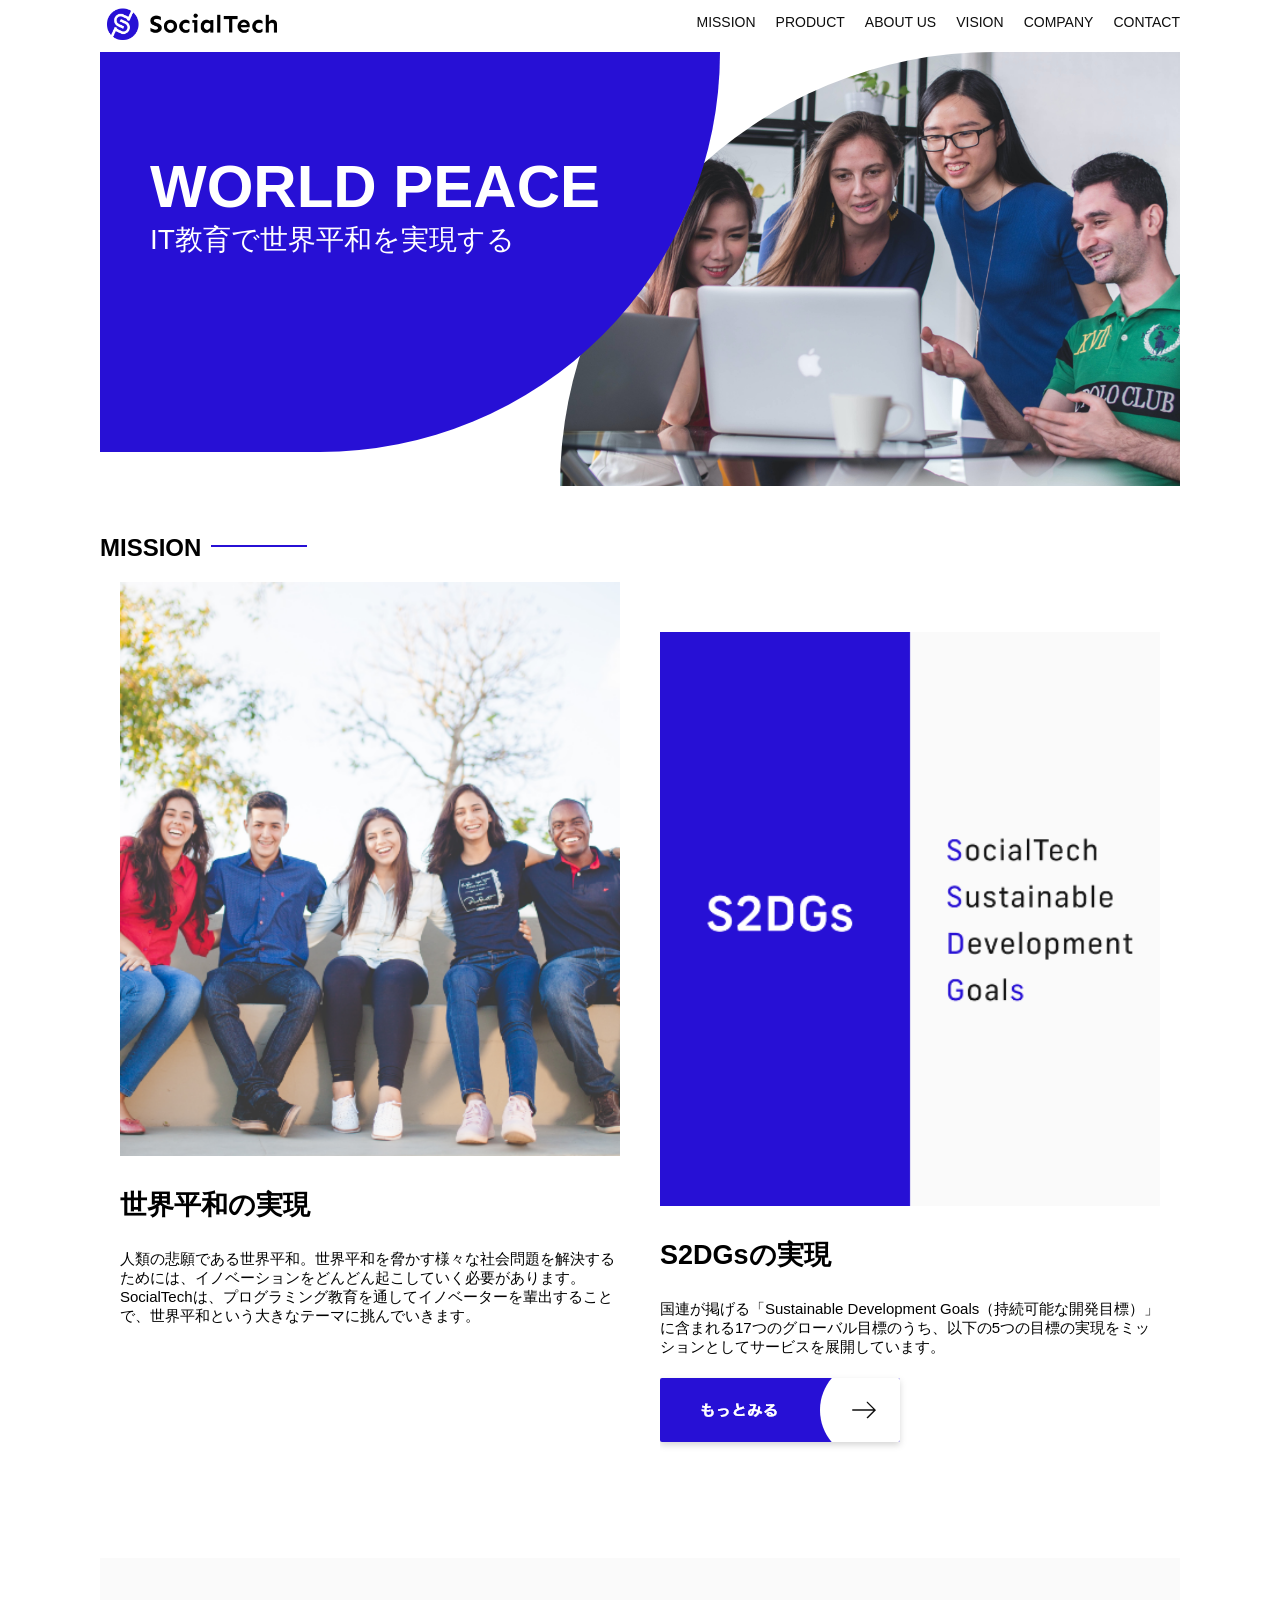
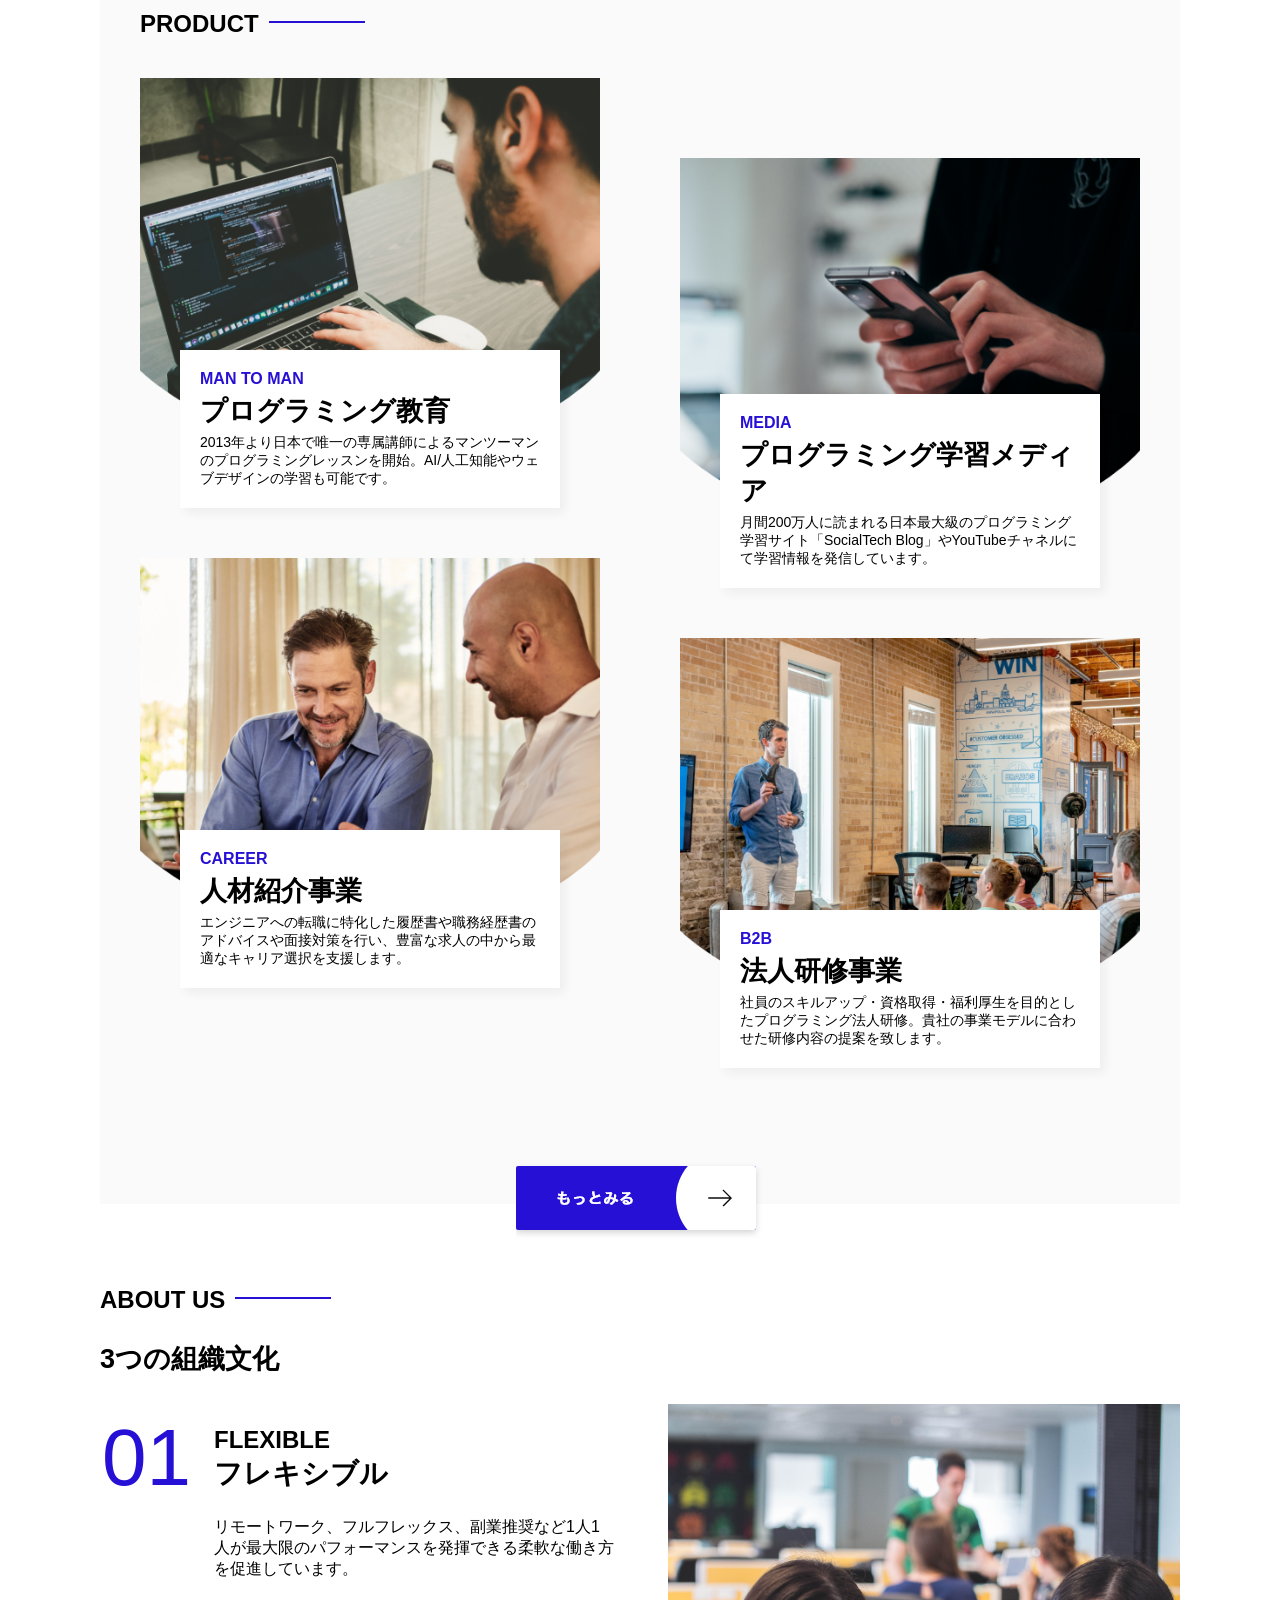
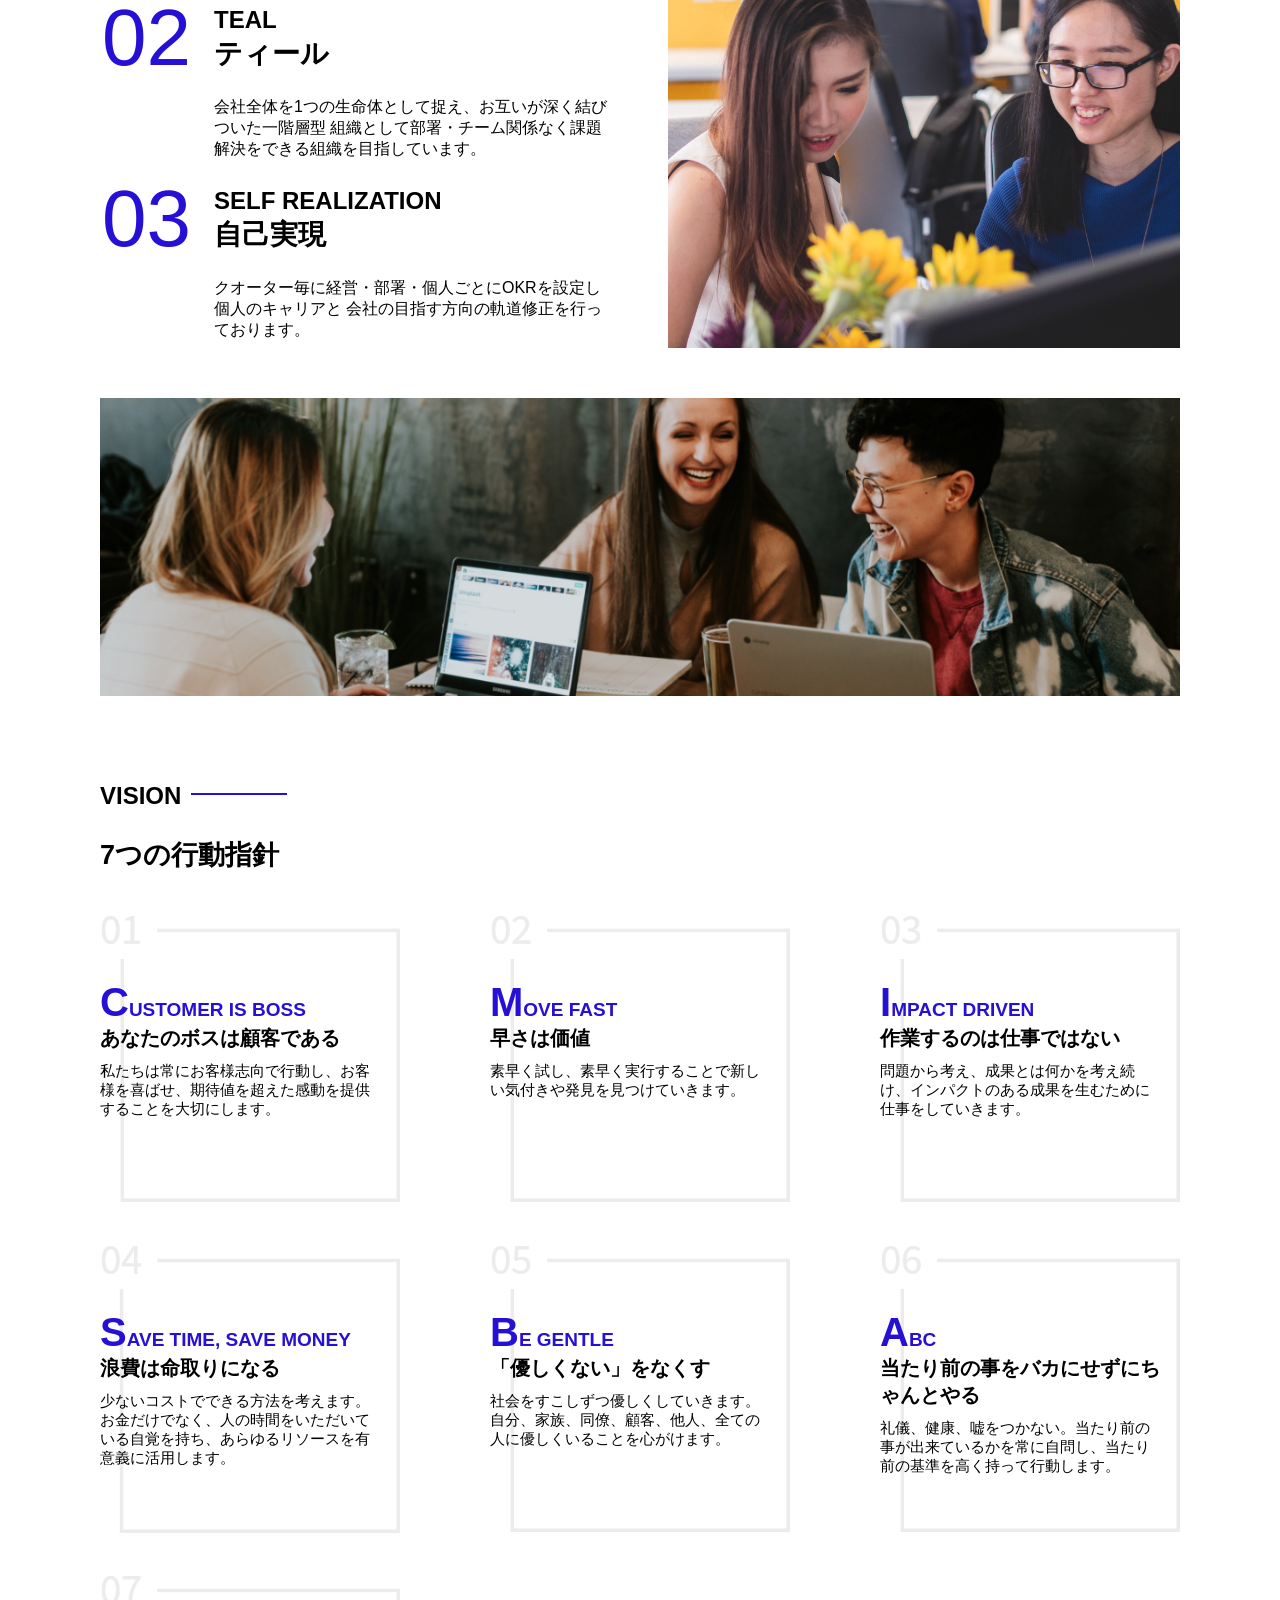
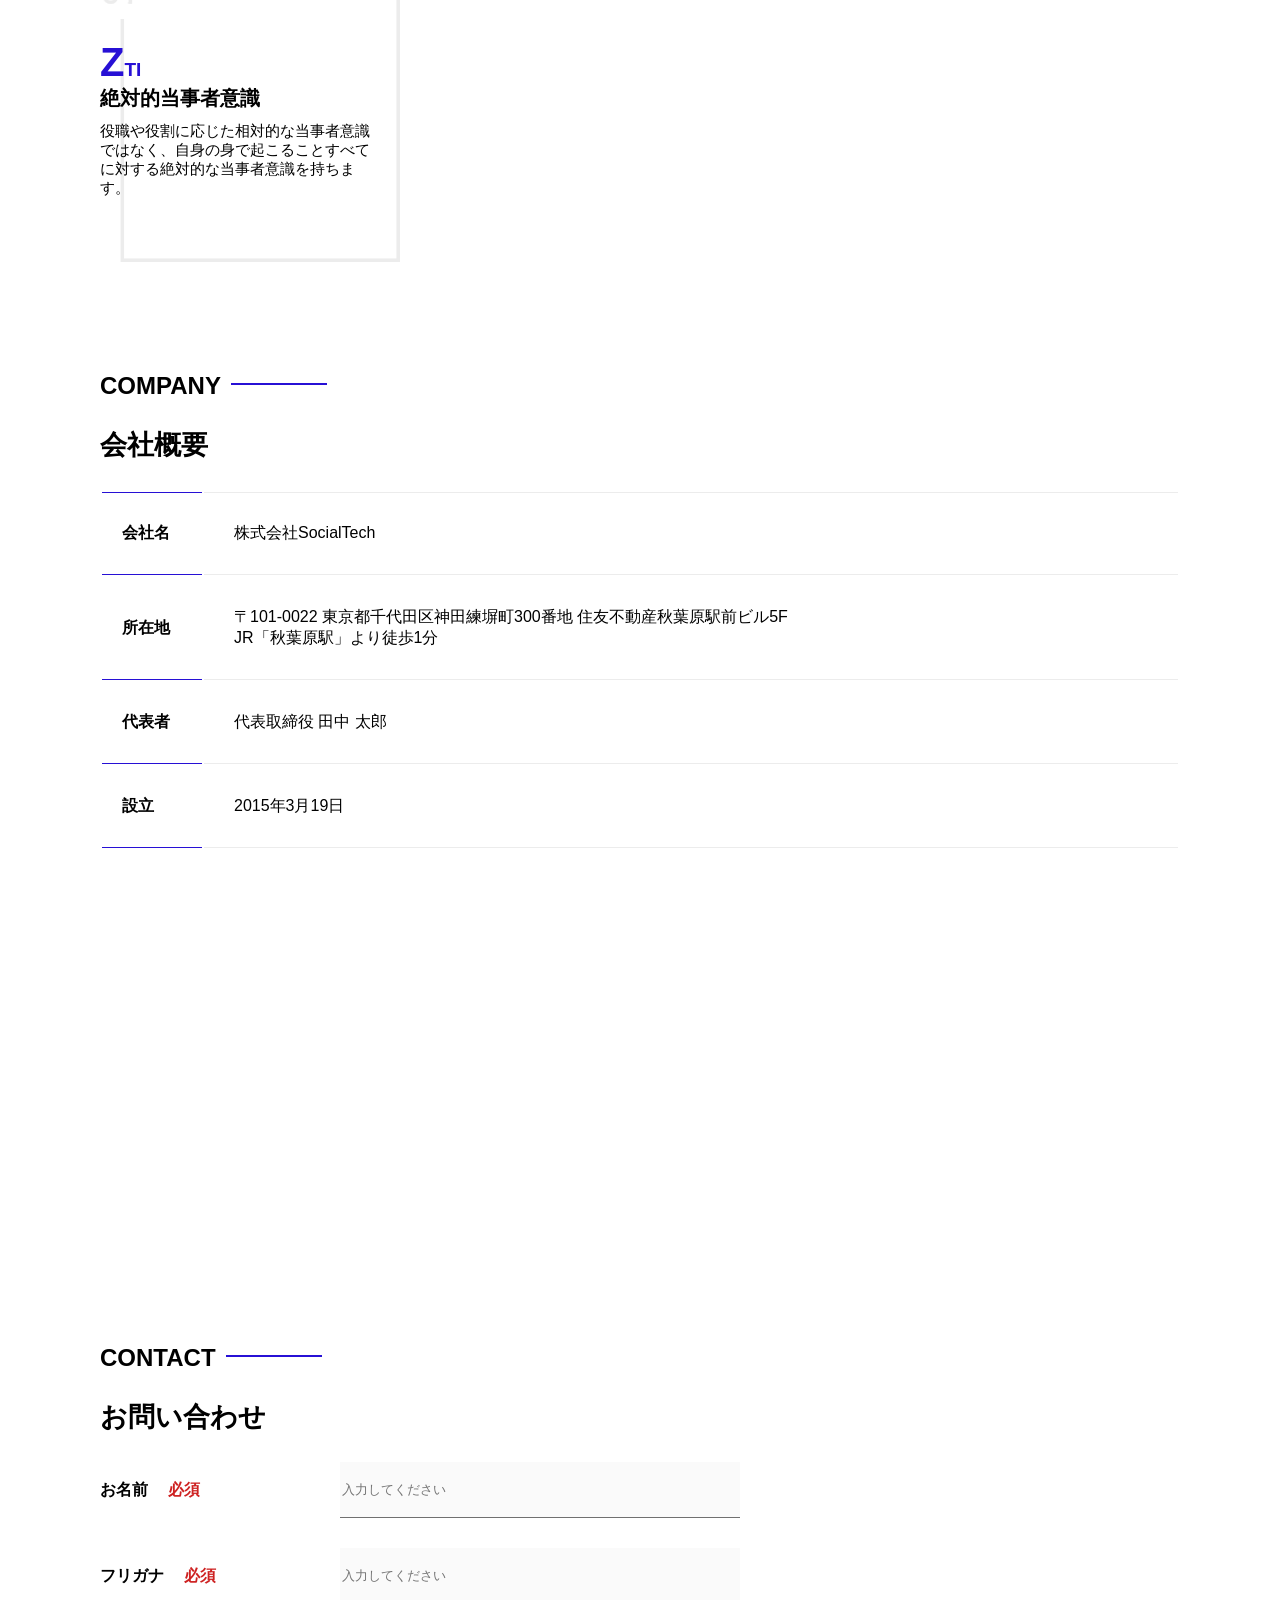
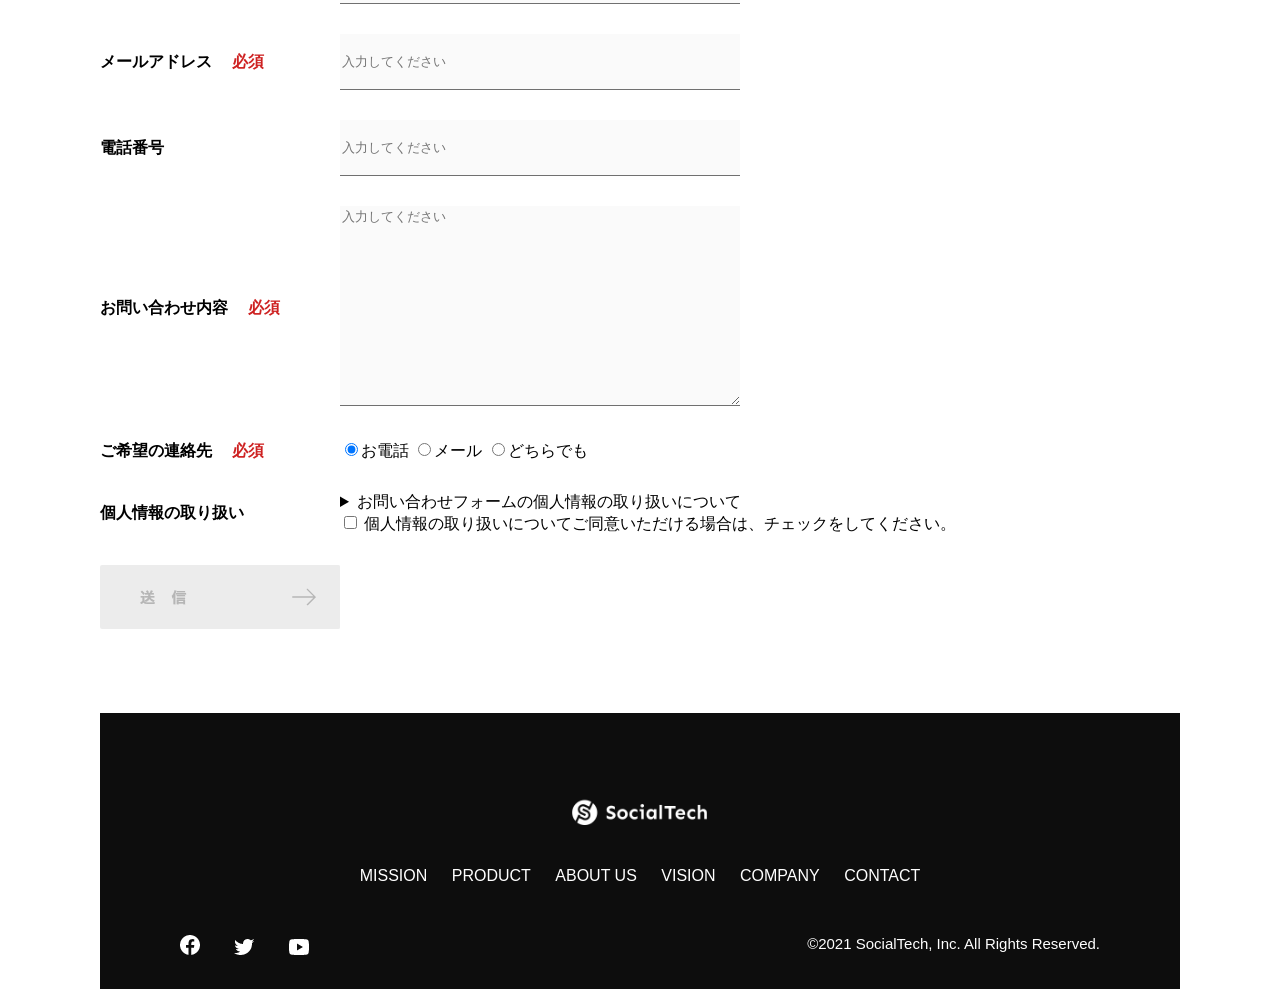
<file: index.html>
<!DOCTYPE html>
<html lang="ja">
<head>
    <meta charset="UTF-8">
    <meta name="viewport" content="width=device-width, initial-scale=1.0">
    <title>SocialTech</title>
    <meta name="description" content="SocialTechはEdTech業界のリーディングカンパニーを目指します。">
    <link rel="stylesheet" href="style.css">
</head>
<body>
<!--======== 前略 ========-->
<!-- ヘッダー -->
  <header>
     <!-- ロゴ -->
     <a href="index.html" id="logo">
       <img src="images/logo.png" alt="トップページに戻る">
     </a> 
      <!-- PC用ナビゲーション -->
     <nav id="nav-pc">
        <ul>
         <li><a href="mission.html">MISSION</a></li>
         <li><a href="product.html">PRODUCT</a></li>
         <li><a href="index.html#aboutus">ABOUT US</a></li>
         <li><a href="index.html#vision">VISION</a></li>
         <li><a href="index.html#company">COMPANY</a></li>
         <li><a href="index.html#contact">CONTACT</a></li>
        </ul>
    </nav> 
       <!-- スマホ用メニューボタン -->
       <button id="menu-sp" onclick="document.getElementById('nav-sp').style.display = 'block'">
        <img src="images/button-menu.png" alt="ナビゲーションを開く">
      </button>
       <!-- スマホ用ナビゲーション -->
       <div id="nav-sp">
         <button id="close" onclick="document.getElementById('nav-sp').style.display = 'none'">
           <img src="images/button-close.png" alt="ナビゲーションを閉じる">
         </button>
 
         <nav>
           <ul>
             <li>
               <a id="logo-sp" href="index.html" onclick="document.getElementById('nav-sp').style.display = 'none'"><img src="images/logo-sp.png" alt="トップページに戻る"></a>
             </li>
             <li><a class="menu" href="mission.html" onclick="document.getElementById('nav-sp').style.display = 'none'">MISSION</a></li>
             <li><a class="menu" href="product.html" onclick="document.getElementById('nav-sp').style.display = 'none'">PRODUCT</a></li>
             <li><a class="menu" href="index.html#aboutus" onclick="document.getElementById('nav-sp').style.display = 'none'">ABOUT US</a></li>
             <li><a class="menu" href="index.html#vision" onclick="document.getElementById('nav-sp').style.display = 'none'">VISION</a></li>
             <li><a class="menu" href="index.html#company" onclick="document.getElementById('nav-sp').style.display = 'none'">COMPANY</a></li>
             <li><a class="menu" href="index.html#contact" onclick="document.getElementById('nav-sp').style.display = 'none'">CONTACT</a></li>
           </ul>
         </nav>
         <div id="sns">
           <a href="https://www.facebook.com/sejuku2013">
             <img src="images/button-facebook.png" alt="Facebookのリンク">
           </a>
           <a href="https://twitter.com/samuraijuku">
             <img src="images/button-twitter.png" alt="Twitterのリンク">
           </a>
           <a href="https://www.youtube.com/channel/UCCFOQO5aDK0xXam4cUQXT8g">
             <img src="images/button-youtube.png" alt="YouTubeのリンク">
           </a>
         </div>
       </div>
  </header>

<!--======== 後略 ========-->
    <main>
        <article>
            <section id="main-visual">
                <div id="main-message">
                    <h1>WORLD PEACE</h1>
                    <p>IT教育で世界平和を実現する</p>
                </div>
                <img src="images/index/index-main.png" alt="PCの周りに集まる多国籍の仲間たち">
            </section>
            <section id="mission">
                <h2 class="index-h2">MISSION</h2>
                <div id="mission-flex">
                    <div>
                        <img id="mission-photo" src="images/index/index-mission.png" alt="屋外のベンチで写真を撮影する多国籍の仲間たち"> 
                        <h3>世界平和の実現</h3>
                        <p>人類の悲願である世界平和。世界平和を脅かす様々な社会問題を解決するためには、イノベーションをどんどん起こしていく必要があります。SocialTechは、プログラミング教育を通してイノベーターを輩出することで、世界平和という大きなテーマに挑んでいきます。</p>
                    </div>
                    <div>
                        <img id="s2dgs" src="images/index/s2dgs.png" alt="S2DGs">
                        <h3>S2DGsの実現</h3>
                        <p>国連が掲げる「Sustainable Development Goals（持続可能な開発目標）」に含まれる17つのグローバル目標のうち、以下の5つの目標の実現をミッションとしてサービスを展開しています。</p>
                        <a href="mission.html">
                            <img src="images/button-more.png" alt="もっとみる">
                        </a>
                    </div>
                </div>
            </section>
            <section id="product">
                <h2 class="index-h2">PRODUCT</h2>
                <div class="product-flex">
                    <div id="product-left">
                        <div>
                            <img class="product-photo" src="images/index/index-mantoman.png" alt="PCでコードを書く男性">
                            <div class="product-explain">
                                <span>MAN TO MAN</span>
                                <h3>プログラミング教育</h3>
                                <p>2013年より日本で唯一の専属講師によるマンツーマンのプログラミングレッスンを開始。AI/人工知能やウェブデザインの学習も可能です。</p>
                            </div>
                        </div>
                        <div>
                            <img class="product-photo" src="images/index/index-career.png" alt="笑顔で話し合う2人の男性">
                            <div class="product-explain">
                                <span>CAREER</span>
                                <h3>人材紹介事業</h3>
                                <p>エンジニアへの転職に特化した履歴書や職務経歴書のアドバイスや面接対策を行い、豊富な求人の中から最適なキャリア選択を支援します。</p>
                            </div>
                        </div>
                    </div>
                    <div id="product-right">
                        <div>
                            <img class="product-photo" src="images/index/index-media.png" alt="スマートフォンを操作する人">
                            <div class="product-explain">
                                <span>MEDIA</span>
                                <h3>プログラミング学習メディア</h3>
                                <p>月間200万人に読まれる日本最大級のプログラミング学習サイト「SocialTech Blog」やYouTubeチャネルにて学習情報を発信しています。</p>
                            </div>
                        </div>
                        <div>
                            <img class="product-photo" src="images/index/index-b2b.png" alt="講演中の男性とそれを聴く人々">
                            <div class="product-explain">
                                <span>B2B</span>
                                <h3>法人研修事業</h3>
                                <p>社員のスキルアップ・資格取得・福利厚生を目的としたプログラミング法人研修。貴社の事業モデルに合わせた研修内容の提案を致します。</p>
                            </div>
                        </div>
                    </div>
                </div>
                <div id="product-more">
                    <a href="product.html">
                        <img src="images/button-more.png" alt="もっとみる">
                    </a>
                </div>
            </section>
            <!--ABOUT US-->
            <section id="aboutus">
                <h2 class="index-h2">ABOUT US</h2>
                <h3>3つの組織文化</h3>
                <div>
                    <table class="culture-table">
                        <tr>
                            <td class="culture-num">01</td>
                            <th><span class="culture-en">FLEXIBLE</span><br>フレキシブル</th>
                        </tr>
                        <tr>
                            <td>
                                <!--空のセル-->
                            </td>
                            <td class="culture-description">リモートワーク、フルフレックス、副業推奨など1人1人が最大限のパフォーマンスを発揮できる柔軟な働き方を促進しています。</td>
                        </tr>
                        <tr>
                            <td class="culture-num">02</td>
                            <th><span class=culture-en>TEAL</span><br>ティール</th>
                        </tr>
                        <tr>
                            <td>
                                <!--空のセル-->
                            </td>
                            <td class="culture-description">会社全体を1つの生命体として捉え、お互いが深く結びついた一階層型 組織として部署・チーム関係なく課題解決をできる組織を目指しています。</td>
                        </tr>
                        <tr>
                            <td class="culture-num">03</td>
                            <th><span class="culture-en">SELF REALIZATION</span><br>自己実現</th>
                        </tr>
                        <tr>
                            <td>
                                <!--空のセル-->
                            </td>
                            <td class="culture-description">クオーター毎に経営・部署・個人ごとにOKRを設定し個人のキャリアと 会社の目指す方向の軌道修正を行っております。</td>
                        </tr>
                    </table>
                    <img class="culture-img" src="images/index/index-aboutus1.png" alt="笑顔で話し合う2人の女性">
                </div>
                <img class="culture-img2" src="images/index/index-aboutus2.png" alt="笑顔で話し合う3人の男女">
            </section>
            <section id="vision">
                <h2 class="index-h2">VISION</h2>
                <h3>7つの行動指針</h3>
                <div>
                    <div class="vision-box">
                        <img src="images/index/vision-01.png" alt="01">
                        <div>
                            <h4>CUSTOMER IS BOSS</h4>
                            <h5>あなたのボスは顧客である</h5>
                            <p>私たちは常にお客様志向で行動し、お客様を喜ばせ、期待値を超えた感動を提供することを大切にします。</p>
                        </div>
                    </div>
                      <div class="vision-box">
                        <img src="images/index/vision-02.png" alt="02">
                        <div>
                            <h4>MOVE FAST</h4>
                            <h5>早さは価値</h5>
                            <p>素早く試し、素早く実行することで新しい気付きや発見を見つけていきます。</p>
                        </div>
                      </div>
                        <div class="vision-box">
                        <img src="images/index/vision-03.png" alt="03">
                        <div>
                            <h4>IMPACT DRIVEN</h4>
                            <h5>作業するのは仕事ではない</h5>
                            <p>問題から考え、成果とは何かを考え続け、インパクトのある成果を生むために仕事をしていきます。</p>
                        </div>
                        </div>
                        <div class="vision-box">
                        <img src="images/index//vision-04.png" alt="04">
                        <div>
                            <h4>SAVE TIME, SAVE MONEY</h4>
                            <h5>浪費は命取りになる</h5>
                            <p>少ないコストでできる方法を考えます。お金だけでなく、人の時間をいただいている自覚を持ち、あらゆるリソースを有意義に活用します。</p>
                        </div>
                        </div>
                        <div class="vision-box">
                        <img src="images/index/vision-05.png" alt="05">
                        <div>
                            <h4>BE GENTLE</h4>
                            <h5>「優しくない」をなくす</h5>
                            <p>社会をすこしずつ優しくしていきます。自分、家族、同僚、顧客、他人、全ての人に優しくいることを心がけます。</p>
                        </div>
                        </div>
                        <div class="vision-box">
                        <img src="images/index/vision-06.png" alt="06">
                        <div>
                            <h4>ABC</h4>
                            <h5>当たり前の事をバカにせずにちゃんとやる</h5>
                            <p>礼儀、健康、嘘をつかない。当たり前の事が出来ているかを常に自問し、当たり前の基準を高く持って行動します。</p>
                          </div>
                        </div>
                        <div class="vision-box">
                        <img src="images/index/vision-07.png" alt="07">
                        <div>
                            <h4>ZTI</h4>
                            <h5>絶対的当事者意識</h5>
                            <p>役職や役割に応じた相対的な当事者意識ではなく、自身の身で起こることすべてに対する絶対的な当事者意識を持ちます。</p>
                        </div>
                    </div>
                </div>
            </section>
            <section id="company">
          <h2 class="index-h2">COMPANY</h2>
          <h3>会社概要</h3>
          <table id="company-table">
            <tr>
              <th class="tableheader tableheader-first">会社名</th>
              <td class="cell cell-first">株式会社SocialTech</td>
            </tr>
            <tr>
              <th class="tableheader">所在地</th>
              <td class="cell">〒101-0022 東京都千代田区神田練塀町300番地 住友不動産秋葉原駅前ビル5F<br>JR「秋葉原駅」より徒歩1分</td>
            </tr>
            <tr>
              <th class="tableheader">代表者</th>
              <td class="cell">代表取締役 田中 太郎</td>
            </tr>
            <tr>
              <th class="tableheader">設立</th>
              <td class="cell">2015年3月19日</td>
            </tr>
          </table>
 <iframe 
 src="https://www.google.com/maps/embed?pb=!1m18!1m12!1m3!1d3240.0688551336807!2d139.7720776771055!3d35.69992317258124!2m3!1f0!2f0!3f0!3m2!1i1024!2i768!4f13.1!3m3!1m2!1s0x60188fee13660e23%3A0x77137876edf742ac!2z5L2P5Y-L5LiN5YuV55Sj56eL6JGJ5Y6f6aeF5YmN44OT44Or!5e0!3m2!1sja!2sjp!4v1704858013291!5m2!1sja!2sjp" 
 style="border: 0" allowfullscreen="" loading="lazy">
 </iframe>
      </section>

      <!-- お問い合わせフォーム -->
      <section id="contact">
        <h2 class="index-h2">CONTACT</h2>
        <h3>お問い合わせ</h3>
        <form>
          <div>
            <div class="contact-heading">
              <label class="contact-label">お名前<span class="contact-span">必須</span></label>
            </div>
            <div>
              <input type="text" name="name" placeholder="入力してください" class="contact-textbox">
            </div>
          </div>
          <div>
            <div class="contact-heading">
              <label class="contact-label">フリガナ<span class="contact-span">必須</span></label>
            </div>
            <div>
              <input type="text" name="hurigana" placeholder="入力してください" class="contact-textbox">
            </div>
          </div>
          <div>
            <div class="contact-heading">
              <label class="contact-label">メールアドレス<span class="contact-span">必須</span></label>
            </div>
            <div>
              <input type="text" name="email" placeholder="入力してください" class="contact-textbox">
            </div>
          </div>
          <div>
            <div class="contact-heading">
              <label class="contact-label">電話番号</label>
            </div>
            <div>
              <input type="text" name="tel" placeholder="入力してください" class="contact-textbox">
            </div>
          </div>
          <div>
            <div class="contact-heading">
                <label class="contact-label">お問い合わせ内容<span class="contact-span">必須</span></label>
            </div>
            <div>
                <textarea class="contact-textarea" placeholder="入力してください" name="message"></textarea>
            </div>
          </div>
          <div>
            <div class="contact-heading">
                <label class="contact-label">ご希望の連絡先<span class="contact-span">必須</span></label>
            </div>
            <div>
                <input class="radiobutton" type="radio" value="tel" name="contact" checked><label>お電話</label>
                <input class="radiobutton" type="radio" value="mail" name="contact"><label>メール</label>
                <input class="radiobutton" type="radio" value="both" name="contact"><label>どちらでも</label>
            </div>
          </div>
          <div>
               <div class="contact-heading">
                 <label class="contact-label">個人情報の取り扱い</label>
               </div>
               <div>
                 <details>
                   <summary>お問い合わせフォームの個人情報の取り扱いについて</summary>
                   <div>
                     <dl>
                       <dt>１．組織の名称又は氏名</dt>
                       <dd>株式会社SocialTech</dd>
                       <dt>２．個人情報保護管理者（若しくはその代理人）の氏名又は職名、所属及び連絡先</dt>
                       <dd>
                         <p>鈴木 一郎 コーポレート部</p>
                         <p>メールアドレス：samurai@example.com</p>
                         <p>TEL：03-1234-5678</p>
                       </dd>
                       <dt>３．個人情報の利用目的</dt>
                       <dd>
                         <ul>
                           <li>本サービス及び本サービスに関連する情報の提供又はそれらに関する連絡のため</li>
                           <li>ユーザーの本人確認のため</li>
                           <li>当社サービスのご案内のため</li>
                           <li>当社の商品等の広告または宣伝（電子メールによるものを含むものとします。）</li>
                         </ul>
                       </dd>
                       <dt>４．個人情報の取り扱い業務の委託</dt>
                       <dd>個人情報の取扱業務の全部または一部を外部に業務委託する場合があります。その際、弊社は、個人情報を適切に保護できる管理体制を敷き実行していることを条件として委託先を厳選したうえで、機密保持契約を委託先と締結し、お客様の個人情報を厳密に管理させます。</dd>
                       <dt>５．個人情報の開示等の請求</dt>
                       <dd>
                         お客様は、弊社に対してご自身の個人情報の開示等（利用目的の通知、開示、内容の訂正・追加・削除、利用の停止または消去、第三者への提供の停止）に関して、当社問合わせ窓口に申し出ることができます。<br>
                         その際、弊社はお客様ご本人を確認させていただいたうえで、合理的な期間内に対応いたします。<br>
                         なお、個人情報に関する弊社問合わせ先は、次の通りです。
                       </dd>
                       <dd>
                         <p>株式会社SocialTech　個人情報問合せ窓口</p>
                         <p>〒150-0043　東京都千代田区神田練塀町300番地 住友不動産秋葉原駅前ビル5F</p>
                         <p>メールアドレス：samurai@example.com　TEL：03-1234-5678</p>
                       </dd>
 
                       <dt>６．個人情報を提供されることの任意性について</dt>
                       <dd>お客様がご自身の個人情報を弊社に提供されるか否かは、お客様のご判断によりますが、もしご提供されない場合には、適切なサービスが提供できない場合がありますので予めご了承ください。</dd>
                     </dl>
                   </div>
                 </details>
                 <input type="checkbox" name="agree">
                 <span>個人情報の取り扱いについてご同意いただける場合は、チェックをしてください。</span>
               </div>
             </div>
             <input type="image" src="images/button-submit.png" alt="送信する">
        </form>
      </section>
    </article>
  </main>
  <footer>
    <div id="footer-logo">
      <img src="images/logo-sp.png" alt="SocialTech">
    </div>
    <div id="footer-link">
      <a href="mission.html">MISSION</a>
      <a href="product.html">PRODUCT</a>
      <a href="index.html#aboutus">ABOUT US</a>
      <a href="index.html#vision">VISION</a>
      <a href="index.html#company">COMPANY</a>
      <a href="index.html#contact">CONTACT</a>
    </div>
    <div id="sns-footer">
      <div class="sns-btns">
        <a href="https://www.facebook.com/sejuku2013"><img src="images/button-facebook.png" alt="Facebookのリンク"></a>
        <a href="https://twitter.com/samuraijuku"><img src="images/button-twitter.png" alt="Twitterのリンク"></a>
        <a href="https://www.youtube.com/channel/UCCFOQO5aDK0xXam4cUQXT8g"><img src="images/button-youtube.png" alt="YouTubeのリンク"></a>
      </div>
      <p id="copyright">&copy;2021 SocialTech, Inc. All Rights Reserved.</p>
    </div>
  </footer>
</body>

</html>
</file>
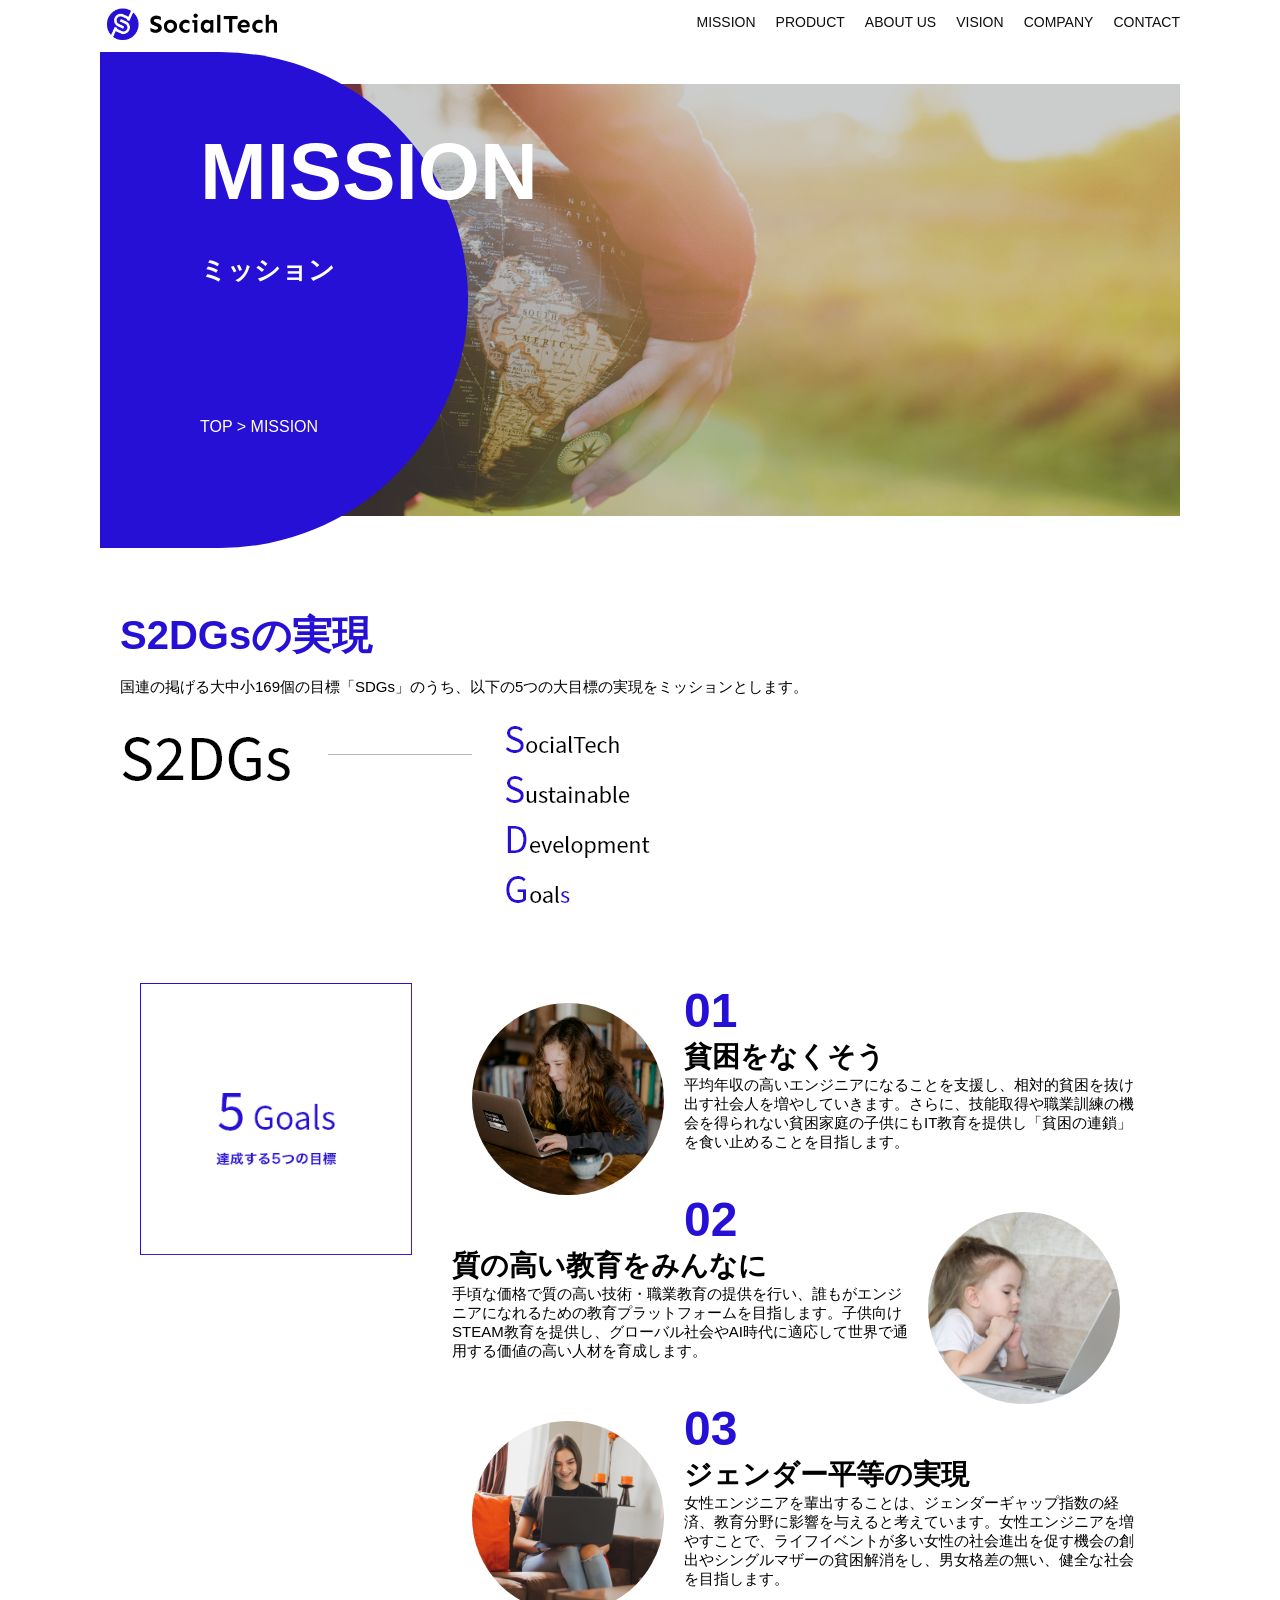
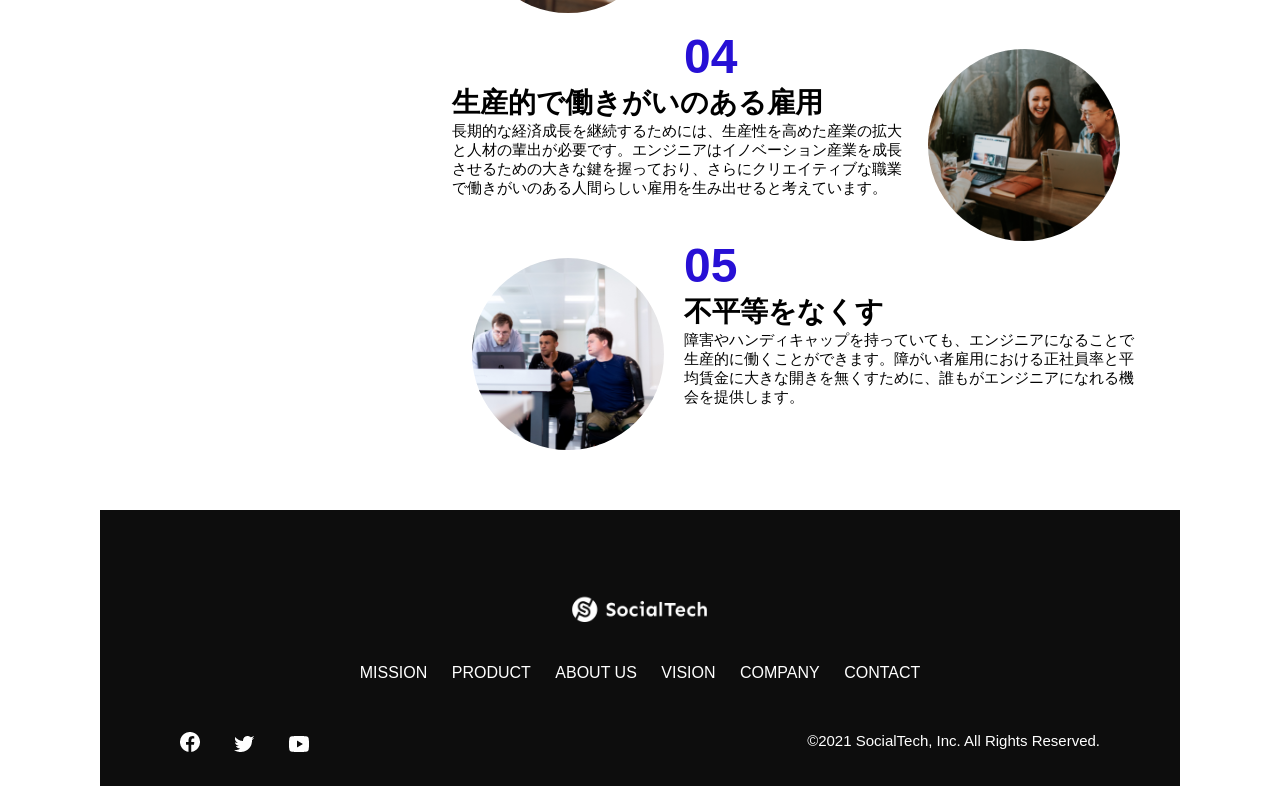
<file: mission.html>
<!DOCTYPE html>
<html>
  <head>
    <title>SocialTech - MISSION ミッション -</title>
    <meta charset="UTF-8">
    <meta name="description" content="SocialTechが目指す5つの目標（S2DGs）を紹介します">
    <meta name="viewport" content="width=device-width, initial-scale=1.0">
    <link rel="stylesheet" href="style.css">
  </head>

  <body>
    <!-- ヘッダー -->
    <header>


      <!-- ロゴ -->
      <a href="index.html" id="logo">
        <img src="images/logo.png" alt="トップページに戻る">
      </a>

      <!-- PC用ナビゲーション -->
      <nav id="nav-pc">
        <ul>
          <li><a href="mission.html">MISSION</a></li>
          <li><a href="product.html">PRODUCT</a></li>
          <li><a href="index.html#aboutus">ABOUT US</a></li>
          <li><a href="index.html#vision">VISION</a></li>
          <li><a href="index.html#company">COMPANY</a></li>
          <li><a href="index.html#contact">CONTACT</a></li>
        </ul>
      </nav>

      <!-- スマホ用メニューボタン -->
      <button id="menu-sp" onclick="document.getElementById('nav-sp').style.display = 'block'">
        <img src="images/button-menu.png" alt="ナビゲーションを開く">
      </button>

      <!-- スマホ用ナビゲーション -->
      <div id="nav-sp">
        <button id="close" onclick="document.getElementById('nav-sp').style.display = 'none'">
          <img src="images/button-close.png" alt="ナビゲーションを閉じる">
        </button>

        <nav>
          <ul>
            <li>
              <a id="logo-sp" href="index.html" onclick="document.getElementById('nav-sp').style.display = 'none'"><img src="images/logo-sp.png" alt="トップページに戻る"></a>
            </li>
            <li><a class="menu" href="mission.html" onclick="document.getElementById('nav-sp').style.display = 'none'">MISSION</a></li>
            <li><a class="menu" href="product.html" onclick="document.getElementById('nav-sp').style.display = 'none'">PRODUCT</a></li>
            <li><a class="menu" href="index.html#aboutus" onclick="document.getElementById('nav-sp').style.display = 'none'">ABOUT US</a></li>
            <li><a class="menu" href="index.html#vision" onclick="document.getElementById('nav-sp').style.display = 'none'">VISION</a></li>
            <li><a class="menu" href="index.html#company" onclick="document.getElementById('nav-sp').style.display = 'none'">COMPANY</a></li>
            <li><a class="menu" href="index.html#contact" onclick="document.getElementById('nav-sp').style.display = 'none'">CONTACT</a></li>
          </ul>
        </nav>
        <div id="sns">
          <a href="https://www.facebook.com/sejuku2013">
            <img src="images/button-facebook.png" alt="Facebookのリンク">
          </a>
          <a href="https://twitter.com/samuraijuku">
            <img src="images/button-twitter.png" alt="Twitterのリンク">
          </a>
          <a href="https://www.youtube.com/channel/UCCFOQO5aDK0xXam4cUQXT8g">
            <img src="images/button-youtube.png" alt="YouTubeのリンク">
          </a>
        </div>
      </div>
    </header>

    <main>
      <article>
        <section id="mission-main">
            <div class="mission-main-inner">
                <div id="mission-title">
                    <h1>MISSION<br><span>ミッション</span></h1>
                    <p>TOP > MISSION</p>
                </div>
            </div>
        </section>

        <section id="mission-s2dgs">
           <h2 class="mission-h2">S2DGsの実現</h2>
           <p>国連の掲げる大中小169個の目標「SDGs」のうち、以下の5つの大目標の実現をミッションとします。</p>
           <img src="images/mission/mission-s2dgs.png" alt="S2DGs">
        </section>

        <section id="mission-five-goals">
            <div class="five-goals-image">
                <img src="images/mission/mission-5goals.png" alt="5Goals">
            </div>
            <div class="five-goals-read">
                <div>
                    <img class="fivegoals-image-left" src="images/mission/mission-5goals01.png" alt="PCを操作する女の子">
                    <span class="fivegoals-number">01</span>
                    <h3 class="fivegoals-h3">貧困をなくそう</h3>
                    <p class="fivegoals-p">平均年収の高いエンジニアになることを支援し、相対的貧困を抜け出す社会人を増やしていきます。さらに、技能取得や職業訓練の機会を得られない貧困家庭の子供にもIT教育を提供し「貧困の連鎖」を食い止めることを目指します。</p>
                </div>
                 <div>
               <img class="fivegoals-image-right" src="images/mission/mission-5goals02.png" alt="PCを見つめる小さい女の子">
               <span class="fivegoals-number">02</span>
               <h3 class="fivegoals-h3">質の高い教育をみんなに</h3>
               <p class="fivegoals-p">手頃な価格で質の高い技術・職業教育の提供を行い、誰もがエンジニアになれるための教育プラットフォームを目指します。子供向けSTEAM教育を提供し、グローバル社会やAI時代に適応して世界で通用する価値の高い人材を育成します。</p>
             </div>
             <div>
               <img class="fivegoals-image-left" src="images/mission/mission-5goals03.png" alt="PCを操作する女性">
               <span class="fivegoals-number">03</span>
               <h3 class="fivegoals-h3">ジェンダー平等の実現</h3>
               <p class="fivegoals-p">女性エンジニアを輩出することは、ジェンダーギャップ指数の経済、教育分野に影響を与えると考えています。女性エンジニアを増やすことで、ライフイベントが多い女性の社会進出を促す機会の創出やシングルマザーの貧困解消をし、男女格差の無い、健全な社会を目指します。</p>
             </div>
             <div>
               <img class="fivegoals-image-right" src="images/mission/mission-5goals04.png" alt="笑顔で話し合う3人の男女">
               <span class="fivegoals-number">04</span>
               <h3 class="fivegoals-h3">生産的で働きがいのある雇用</h3>
               <p class="fivegoals-p">長期的な経済成長を継続するためには、生産性を高めた産業の拡大と人材の輩出が必要です。エンジニアはイノベーション産業を成長させるための大きな鍵を握っており、さらにクリエイティブな職業で働きがいのある人間らしい雇用を生み出せると考えています。</p>
             </div>
             <div>
               <img class="fivegoals-image-left" src="images/mission/mission-5goals05.png" alt="障害を持つ男性が生き生きと働く様子">
               <span class="fivegoals-number">05</span>
               <h3 class="fivegoals-h3">不平等をなくす</h3>
               <p class="fivegoals-p">障害やハンディキャップを持っていても、エンジニアになることで生産的に働くことができます。障がい者雇用における正社員率と平均賃金に大きな開きを無くすために、誰もがエンジニアになれる機会を提供します。</p>
             </div>
            </div>
        </section>

      </article>
    </main>

    <footer>
      <div id="footer-logo">
        <img src="images/logo-sp.png" alt="SocialTech">
      </div>
      <div id="footer-link">
        <a href="mission.html">MISSION</a>
        <a href="product.html">PRODUCT</a>
        <a href="index.html#aboutus">ABOUT US</a>
        <a href="index.html#vision">VISION</a>
        <a href="index.html#company">COMPANY</a>
        <a href="index.html#contact">CONTACT</a>
      </div>
      <div id="sns-footer">
        <div class="sns-btns">
          <a href="https://www.facebook.com/sejuku2013"><img src="images/button-facebook.png" alt="Facebookのリンク"></a>
          <a href="https://twitter.com/samuraijuku"><img src="images/button-twitter.png" alt="Twitterのリンク"></a>
          <a href="https://www.youtube.com/channel/UCCFOQO5aDK0xXam4cUQXT8g"><img src="images/button-youtube.png" alt="YouTubeのリンク"></a>
        </div>
        <p id="copyright">&copy;2021 SocialTech, Inc. All Rights Reserved.</p>
      </div>
    </footer>



  </body>
</html>
</file>
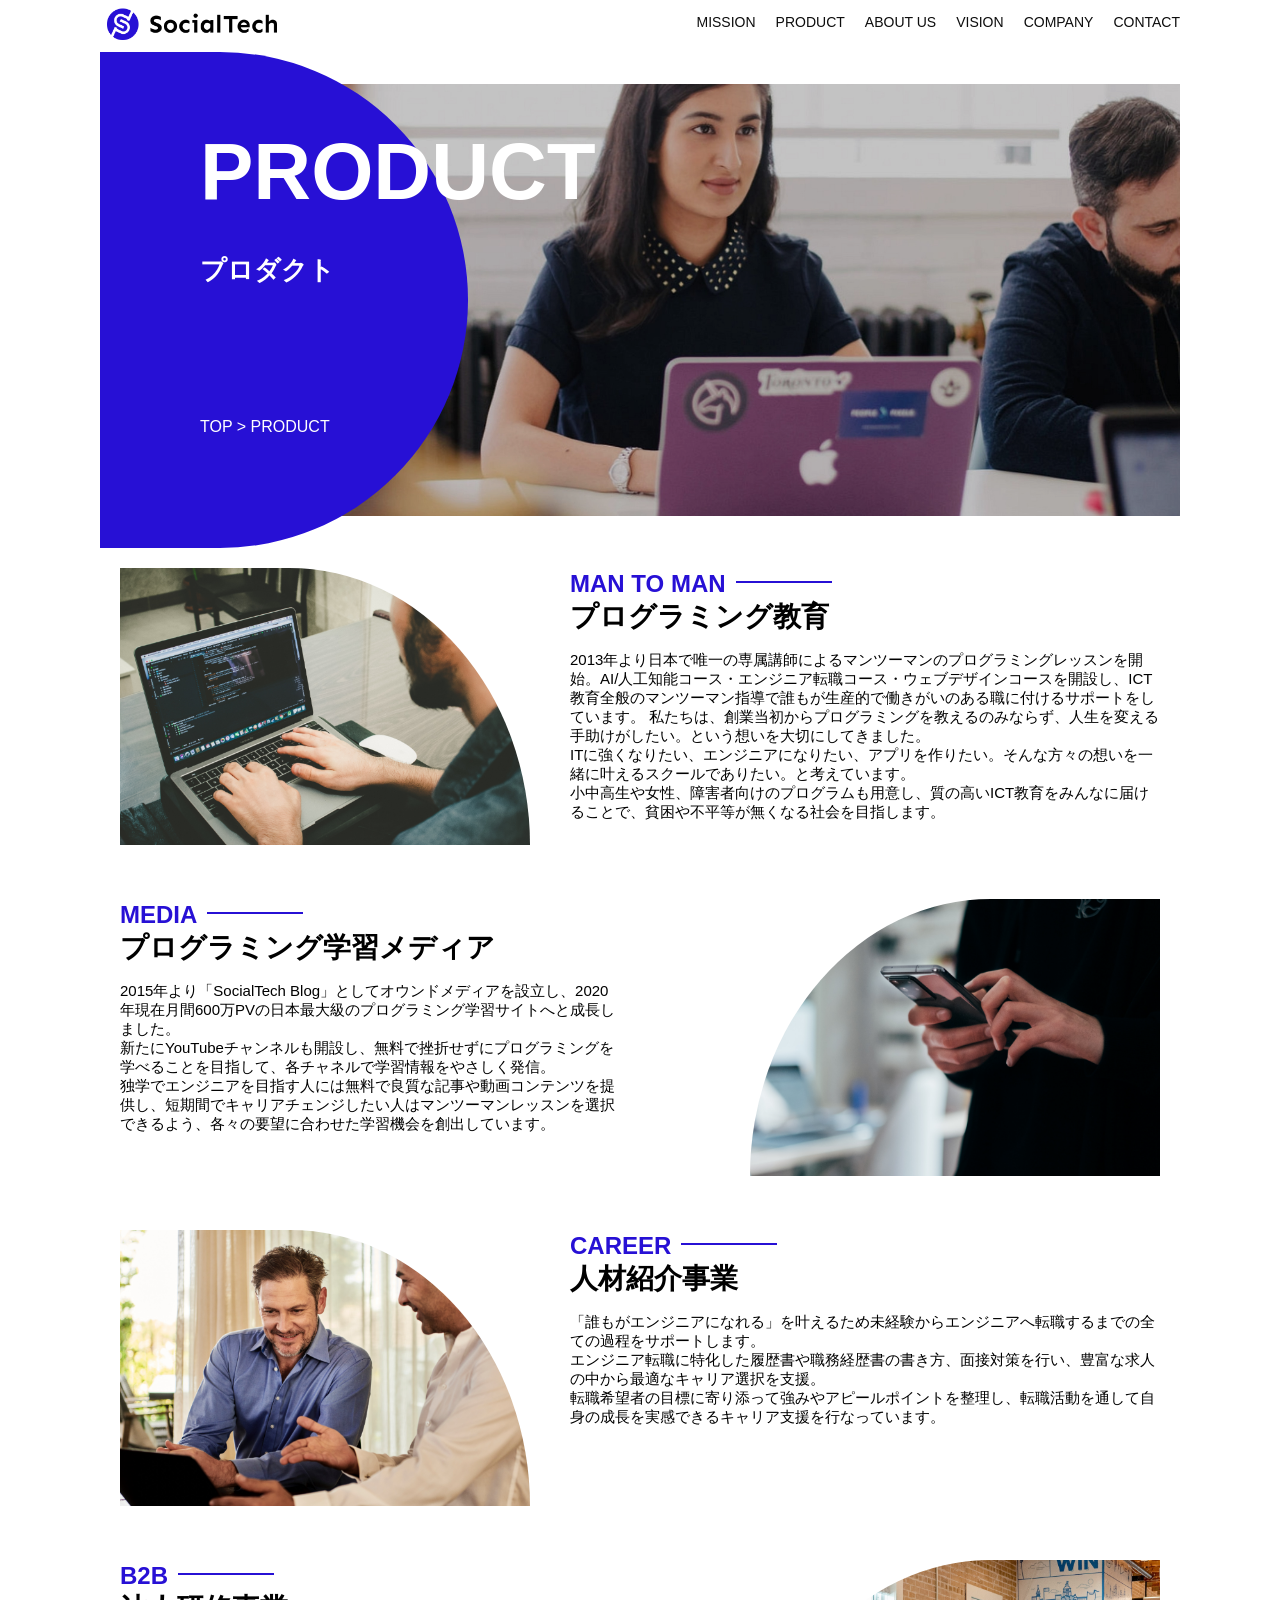
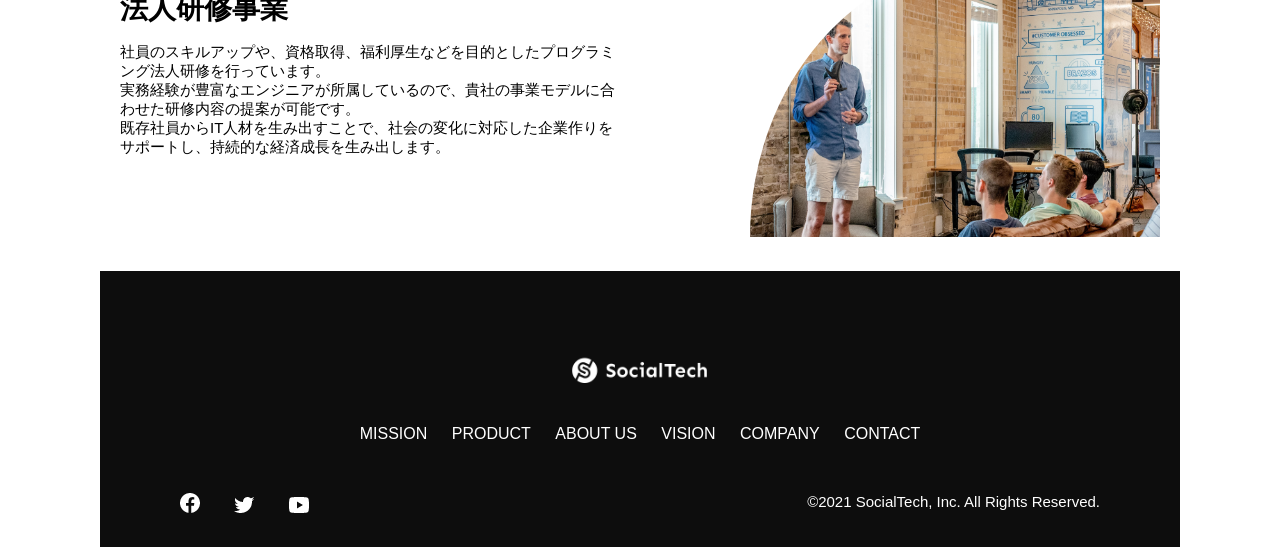
<file: product.html>
<!DOCTYPE html>
<html>
  <head>
    <title>SocialTech -PRODUCT プロダクト-</title>
    <meta charset="UTF-8">
    <meta name="description" content="SocialTechの4つのプロダクトを紹介します">
    <meta name="viewport" content="width=device-width, initial-scale=1.0">
    <link rel="stylesheet" href="style.css">
  </head>

  <body>
    <!-- ヘッダー -->
    <header>
      <!-- ロゴ -->
      <a href="index.html" id="logo">
        <img src="images/logo.png" alt="トップページに戻る">
      </a>

      <!-- PC用ナビゲーション -->
      <nav id="nav-pc">
        <ul>
          <li><a href="mission.html">MISSION</a></li>
          <li><a href="product.html">PRODUCT</a></li>
          <li><a href="index.html#aboutus">ABOUT US</a></li>
          <li><a href="index.html#vision">VISION</a></li>
          <li><a href="index.html#company">COMPANY</a></li>
          <li><a href="index.html#contact">CONTACT</a></li>
        </ul>
      </nav>

      <!-- スマホ用メニューボタン -->
      <button id="menu-sp" onclick="document.getElementById('nav-sp').style.display = 'block'">
        <img src="images/button-menu.png" alt="ナビゲーションを開く">
      </button>

      <!-- スマホ用ナビゲーション -->
      <div id="nav-sp">
        <button id="close" onclick="document.getElementById('nav-sp').style.display = 'none'">
          <img src="images/button-close.png" alt="ナビゲーションを閉じる">
        </button>

        <nav>
          <ul>
            <li>
              <a id="logo-sp" href="index.html" onclick="document.getElementById('nav-sp').style.display = 'none'"><img src="images/logo-sp.png" alt="トップページに戻る"></a>
            </li>
            <li><a class="menu" href="mission.html" onclick="document.getElementById('nav-sp').style.display = 'none'">MISSION</a></li>
            <li><a class="menu" href="product.html" onclick="document.getElementById('nav-sp').style.display = 'none'">PRODUCT</a></li>
            <li><a class="menu" href="index.html#aboutus" onclick="document.getElementById('nav-sp').style.display = 'none'">ABOUT US</a></li>
            <li><a class="menu" href="index.html#vision" onclick="document.getElementById('nav-sp').style.display = 'none'">VISION</a></li>
            <li><a class="menu" href="index.html#company" onclick="document.getElementById('nav-sp').style.display = 'none'">COMPANY</a></li>
            <li><a class="menu" href="index.html#contact" onclick="document.getElementById('nav-sp').style.display = 'none'">CONTACT</a></li>
          </ul>
        </nav>
        <div id="sns">
          <a href="https://www.facebook.com/sejuku2013">
            <img src="images/button-facebook.png" alt="Facebookのリンク">
          </a>
          <a href="https://twitter.com/samuraijuku">
            <img src="images/button-twitter.png" alt="Twitterのリンク">
          </a>
          <a href="https://www.youtube.com/channel/UCCFOQO5aDK0xXam4cUQXT8g">
            <img src="images/button-youtube.png" alt="YouTubeのリンク">
          </a>
        </div>
      </div>
    </header>

    <main>
      <article>
        <section id="product-main">
            <div class="product-main-inner">
                <div id="product-title">
                    <h1>PRODUCT<br><span>プロダクト</span></h1>
                    <p>TOP > PRODUCT</p>
                </div>
            </div>
        </section>

        <section class="product-section product-section-left">
            <div class="product-section-img">
                <img src="images/product/product-mantoman.png" alt="PCでコードを書く男性">
            </div>
            <div class="product-read">
                <h2 class="product-h2">MAN TO MAN</h2>
                <h3 class="product-h3">プログラミング教育</h3>
                <p>2013年より日本で唯一の専属講師によるマンツーマンのプログラミングレッスンを開始。AI/人工知能コース・エンジニア転職コース・ウェブデザインコースを開設し、ICT教育全般のマンツーマン指導で誰もが生産的で働きがいのある職に付けるサポートをしています。 私たちは、創業当初からプログラミングを教えるのみならず、人生を変える手助けがしたい。という想いを大切にしてきました。<br>ITに強くなりたい、エンジニアになりたい、アプリを作りたい。そんな方々の想いを一緒に叶えるスクールでありたい。と考えています。<br>小中高生や女性、障害者向けのプログラムも用意し、質の高いICT教育をみんなに届けることで、貧困や不平等が無くなる社会を目指します。
                </p>
            </div>
        </section>

        <section class="product-section product-section-right">
            <div class="product-read">
                <h2 class="product-h2">MEDIA</h2>
                <h3 class="product-h3">プログラミング学習メディア</h3>
             <p>2015年より「SocialTech Blog」としてオウンドメディアを設立し、2020年現在月間600万PVの日本最大級のプログラミング学習サイトへと成長しました。<br>新たにYouTubeチャンネルも開設し、無料で挫折せずにプログラミングを学べることを目指して、各チャネルで学習情報をやさしく発信。<br>独学でエンジニアを目指す人には無料で良質な記事や動画コンテンツを提供し、短期間でキャリアチェンジしたい人はマンツーマンレッスンを選択できるよう、各々の要望に合わせた学習機会を創出しています。</p>
           </div>
           <div class="product-section-img">
             <img src="images/product/product-media.png" alt="スマートフォンを操作する人">
           </div>
         </section>
 
         <section class="product-section product-section-left">
           <div class="product-section-img">
             <img src="images/product/product-career.png" alt="笑顔で話し合う2人の男性">
           </div>
           <div class="product-read">
             <h2 class="product-h2">CAREER</h2>
             <h3 class="product-h3">人材紹介事業</h3>
             <p>「誰もがエンジニアになれる」を叶えるため未経験からエンジニアへ転職するまでの全ての過程をサポートします。<br>エンジニア転職に特化した履歴書や職務経歴書の書き方、面接対策を行い、豊富な求人の中から最適なキャリア選択を支援。<br>転職希望者の目標に寄り添って強みやアピールポイントを整理し、転職活動を通して自身の成長を実感できるキャリア支援を行なっています。<br></p>
           </div>
         </section>
 
         <section class="product-section product-section-right">
           <div class="product-read">
             <h2 class="product-h2">B2B</h2>
             <h3 class="product-h3">法人研修事業</h3>
             <p>社員のスキルアップや、資格取得、福利厚生などを目的としたプログラミング法人研修を行っています。<br>実務経験が豊富なエンジニアが所属しているので、貴社の事業モデルに合わせた研修内容の提案が可能です。<br>既存社員からIT人材を生み出すことで、社会の変化に対応した企業作りをサポートし、持続的な経済成長を生み出します。</p>
           </div>
           <div class="product-section-img">
             <img src="images/product/product-b2b.png" alt="講演中の男性とそれを聴く人々">
            </div>
        </section>
      </article>
    </main>

    <footer>
      <div id="footer-logo">
        <img src="images/logo-sp.png" alt="SocialTech">
      </div>
      <div id="footer-link">
        <a href="mission.html">MISSION</a>
        <a href="product.html">PRODUCT</a>
        <a href="index.html#aboutus">ABOUT US</a>
        <a href="index.html#vision">VISION</a>
        <a href="index.html#company">COMPANY</a>
        <a href="index.html#contact">CONTACT</a>
      </div>
      <div id="sns-footer">
        <div class="sns-btns">
          <a href="https://www.facebook.com/sejuku2013"><img src="images/button-facebook.png" alt="Facebookのリンク"></a>
          <a href="https://twitter.com/samuraijuku"><img src="images/button-twitter.png" alt="Twitterのリンク"></a>
          <a href="https://www.youtube.com/channel/UCCFOQO5aDK0xXam4cUQXT8g"><img src="images/button-youtube.png" alt="YouTubeのリンク"></a>
        </div>
        <p id="copyright">&copy;2021 SocialTech, Inc. All Rights Reserved.</p>
      </div>
    </footer>
    
  </body>
</html>
</file>
<file: style.css>
/* PC、スマホ共通スタイル */
* {
  box-sizing: border-box;
}

p {
  font-size: 15px;
}

body {
  max-width: 1080px;
  margin: 0 auto 0 auto;
  font-family: "Source Sans Pro", "Hiragino Kaku Gothic ProN", Meiryo, Arial, sans-serif;
}

header{
  display: flex;
  justify-content: space-between;
  }

  #nav-pc{
    font-size: 14px;
  }

  #nav-pc ul{
    display: flex;
    padding-left: 0;
  }

  #nav-pc li{
    list-style: none;
  }

  #nav-pc a{
    text-decoration: none;
    margin-left: 20px;
    color: #0d0d0d;
  }

  #nav-pc a:hover{
    text-decoration: underline;
  }
/* スマホ用ナビを非表示 */
  #nav-sp,
  #menu-sp{
    display: none;
  }
  

  #main-visual{
    position: relative;
    height: 400px;
  }

  #main-message{
    position: absolute;
    top: 0;
    left: 0;
    background-color: #2710d5;
    color: #ffffff;
    border-radius: 0 0 476px 0;
    max-width: 620px;
    height: 100%;
    width: 100%;
    z-index: 11;
  }

  #main-message h1{
    font-size: 60px;
    margin: 100px 0 0 50px;
  }

  #main-message >p{
    font-size: 28px;
    margin: 0 0 0 50px;
  }

  #main-visual >img{
    max-width: 620px;
    border-radius: 476px 0 0 0;
    position: absolute;
    top: 0;
    right: 0;
    z-index: 10;
  }

  h2{
    margin: 40px 0 0 0;
  }

  h2::after{
    content: url("images/line.png");
    margin-left: 10px;
  }

  h3{
    font-size: 27px;
  }

  #mission{
    margin: 80px auto 80px auto;
  }

  #mission-flex{
    display: flex;
  }

  #mission-flex >div{
    width: 50%;
    margin: 20px;
  }

  #mission-photo{
    width: 100%;
  }

  #s2dgs{
    margin-top: 50px;
    width: 100%;
  }

  #product{
    background-color: #fafafa;
    margin: 80px 0 80px 0;
    padding: 10px 40px 0px 40px;
  }

  #product .product-flex{
    margin-top: 40px;
    display: flex;
  }

  #product-left{
    width: 50%;
    margin-right: 20px;
  }

  #product-right{
    width: 50%;
    margin-left: 20px;
    margin-top: 80px;
  }

  #product-left >div{
    position: relative;
    height: 480px;
    margin-right: 20px;
  }

  #product-right >div{
    position: relative;
    height: 480px;
    margin-left: 20px;
  }

  .product-photo{
    width: 100%;
  }

  .product-explain{
    background-color: #ffffff;
    position: absolute;
    left: 0;
    bottom: 50px;
    margin: 0 40px 0 40px;
    padding: 20px;
    box-shadow: 5px 5px 10px rgba(0, 0, 0, 0.05);
  }

  .product-explain >span{
    color: #2710d5;
    font-weight: bold;
    font-size: 16px;
    margin: 0;
  }

  .product-explain >h3{
    margin: 5px 0 5px 0;
  }

  .product-explain >p{
    font-size: 14px;
    margin: 0;
  }

  #product-more{
    text-align: center;
  }

  #product-more a{
    position: relative;
    bottom: -42px;
  }

  #aboutus{
    margin: 80px auto 80px auto;
  }

  #aboutus >div{
    display: flex;
  }

  .culture-img{
    width: 50%;
    align-self: flex-start;
  }

  .culture-img2{
    margin-top: 50px;
    width: 100%;
  }

  .culture-table{
    margin-right: 50px;
  }

  .culture-num{
    font-size: 80px;
    color: #2710d5;
    padding: 0 20px 0 0;
  }

  .culture-table th{
    text-align: left;
    font-size: 28px;
    font-weight: bold;
  }

  .culture-en{
    columns: #2710d5;
    font-size: 24px;
  }

  .culture-description{
    margin: 0;
  }

  #vision{
    margin: 80px auto 80px auto;
  }

  #vision >div{
    display: flex;
    justify-content: space-between;
    flex-wrap: wrap;
  }

  .vision-box{
    width: 300px;
    height: 300px;
    margin-bottom: 30px;
    position: relative;
  }

  .vision-box >img{
    width: 100%;
    position: relative;
    z-index: 30;
  }

  .vision-box >div{
    position: absolute;
    top: 0;
    left: 0;
    z-index: 31;
    margin-right: 20px;
  }

  .vision-box >div >h4{
    color: #2710d5;
    font-size: 19px;
    margin: 80px 0 0 0;
  }

  .vision-box >div >h4::first-letter{
    font-size: 40px;
  }

  .vision-box >div >h5{
    font-size: 20px;
    margin: 0 0 0 0;
  }

  .vision-box >div >p{
    margin: 10px 0 0 0;
  }

  #company{
    margin: 80px auto 80px auto;
  }

   #company-table {
   width: 100%;
 }
 
 .tableheader {
   text-align: left;
   padding: 20px;
   border-bottom-color: #2710d5;
   border-bottom-width: 1px;
   border-bottom-style: solid;
   width: 100px;
 }
 
 .tableheader-first {
   border-top-color: #2710d5;
   border-top-width: 1px;
   border-top-style: solid;
 }
 
 .cell {
   padding: 30px;
   border-bottom-color: #ececec;
   border-bottom-width: 1px;
   border-bottom-style: solid;
 }
 
 .cell-first {
   border-top-color: #ececec;
   border-top-width: 1px;
   border-top-style: solid;
 }

  #company > iframe {
   width: 100%;
   height: 368px;
   margin-top: 40px;
 }

 #contact{
  margin: 80px auto 80px auto;
 }

 #contact > form > div{
  display: flex;
  flex-direction: row;
  flex-wrap: wrap;
  padding-bottom: 30px;
 }
/* 左列の見出し */
 .contact-heading{
  width: 240px;
  align-self: center;
 }
/* 見出しのラベル */
 .contact-label{
  font-weight: bold;
 }
/* 必須 */
 .contact-span{
  color: #ce2222;
  margin: 0 0 0 20px;
  font-weight: bold;
 }
 /* テキストボックス */
 .contact-textbox{
  border-top: 0px;
  border-left: 0px;
  border-right: 0px;
  border-bottom-width: 1px;
  border-bottom-color: #707070;
  border-style: solid;
  background-color: #fafafa;
  width: 400px;
  height: 56px;
 }
  /* お問い合わせ内容のテキストエリア  */
.contact-textarea{
  border-top: 0px;
  border-left: 0px;
  border-right: 0px;
  border-bottom-width: 1px;
  border-bottom-color: #707070;
  background-color: #fafafa;
  width: 400px;
  height: 200px;
}

#contact dt{
  font-weight: bold;
}

#contact dd{
  margin: 0 0 16px 0;
}

#contact dd p{
  margin: 0;
}

#contact dd ul{
  padding-left: 0;
}

#contact dd li{
  margin-bottom: 0;
  list-style: none;
}

footer{
  background-color: #0d0d0d;
  text-align: center;
  padding: 80px 80px 30px 80px;
}

#footer-logo{
  margin-bottom: 30px;
}

#footer-link{
  margin-bottom: 50px;
}

#footer-link>a{
  text-decoration: none;
  margin: 10px;
  color: #ffffff;
}

#footer-link>a:hover{
  text-decoration: underline;
}

#sns-footer{
  display: flex;
  justify-content: space-between;
}

#sns-footer a{
  margin-right: 30px;
}

#copyright{
  color: #ffffff;
  margin: 0;
}

/* mission.html用スタイル */
/* ミッションのメインビジュアル */
.mission-main-inner{
  background-image: url("images/mission/mission-main.png");
  background-repeat: no-repeat;
  background-position-y: center;
}

#mission-title{
  background-color: #2710d5;
  width: 368px;
  color: #ffffff;
  height: 496px;
  border-radius: 0 248px 248px 0;
  position: relative;
}

#mission-title h1{
  position: absolute;
  top: 0;
  left: 100px;
  font-size: 80px;
  line-height: 1;
}

#mission-title h1 span{
  font-size: 26px;
}

#mission-title >p {
  position: absolute;
  top: 350px;
  left: 100px;
  font-size: 16px;
}
/* ミッションページ　S2DGSの設定 */
#mission-s2dgs{
  padding: 20px;
}

.mission-h2{
  color: #2710d5;
  font-size: 40px;
}

.mission-h2::after{
  content: none;
}

 /* ミッションページ　5つのゴールの設定 */
#mission-five-goals{
  padding: 20px;
  display: flex;
}

#mission-five-goals .five-goals-image{
  width: 30%;
  padding: 20px;
}

#mission-five-goals .five-goals-image img{
  width: 100%;
}

#mission-five-goals .five-goals-read{
  width: 70%;
  padding: 20px;
}

#mission-five-goals .five-goals-read > div {
  margin-bottom: 40px;
}

.fivegoals-image-right{
  float: right;
  margin: 20px;
}

.fivegoals-image-left{
  float: left;
  margin: 20px;
}

.fivegoals-number{
  color: #2710d5;
  font-size: 48px;
  font-weight: bold;
  margin: 0;
}

.fivegoals-h3{
font-size: 28px;
margin: 0;
}

.fivegoals-p{
  margin: 0;
}

/* プロダクトページ */
.product-main-inner{
  background-image: url("images/product/product-main.png");
  background-repeat: no-repeat;
  background-position-y: center;
}

#product-title{
  background-color: #2710d5;
  width: 368px;
  color: #ffffff;
  height: 496px;
  border-radius: 0 248px 248px 0;
  position: relative;
}

#product-title h1{
  position: absolute;
  top: 0;
  left: 100px;
  font-size: 80px;
  line-height: 1;
}

#product-title h1 span{
  font-size: 26px;
}

#product-title > p{
  position: absolute;
  top: 350px;
  left: 100px;
  font-size: 16px;
}

 /* セクション */
.product-section{
  display: flex;
  padding: 20px 20px 0;
}

.product-section .product-section-img{
  width: 450px;
}

.product-section-left .product-section-img img{
  width: 100%;
  padding: 0 40px 30px 0;
  border-radius: 0 432px 0 0;
}

.product-section-left .product-read{
  width: 50%;
  flex-grow: 1;
}

.product-section-left .product-read p{
  margin-bottom: 0;
}

.product-section-right{
  justify-content: space-between;
}

.product-section-right .product-section-img img{
  width: 100%;
  padding: 0 0 30px 40px;
  border-radius: 432px 0 0 0;
}

.product-section-right .product-read{
  width: 500px;
}

.product-h2{
  color: #2710d5;
  font-size: 24px;
  margin: 0;
}

.product-h3{
  font-size: 28px;
  margin: 0;
}

/*======== 前略 ========*/

/*====================
スマートフォン用のスタイル
=====================*/
@media screen and (max-width: 767px) {
  /* PC用ナビゲーション非表示 */
  #nav-pc {
    display: none;
  }

  /* ハンバーガーメニュー */
  #menu-sp {
    display: block;
    background-color: transparent;
    float: right;
    padding: 0;
    border: none;
  }

  /* スマホ用ナビゲーションの表示切替*/
  /* 初期状態、レイアウトと非表示設定 */
  #nav-sp {
    background-color: #2710d5;
    position: fixed;
    left: 0;
    top: 0;
    height: 100%;
    width: 100%;
    display: none;
    z-index: 100;
  }

   /* ×ボタン */
   #close {
     position: absolute;
     top: 20px;
     right: 20px;
     background-color: transparent;
     border: none;
   }
 
   #nav-sp nav ul {
     padding-left: 0;
   }
 
   #nav-sp nav li {
     list-style: none;
   }
 
   /* ナビゲーションメニュー用ロゴ */
   #logo-sp {
     margin: 80px 0 30px 20px;
   } 

 #nav-sp nav a {
    display: block;
    color: #ffffff;
  }
 
  #nav-sp nav a:hover {
     text-decoration: underline;
   }
 
   #nav-sp .menu {
     text-decoration: none;
     margin: 0 20px 0 20px;
     height: 44px;
     font-size: 16px;
     background-image: url("images/arrow.png");
     background-repeat: no-repeat;
     background-position: right top;
   }

   #sns{
    position: absolute; 
    bottom: 20px;
    left: 20px; 
   }

   #sns > a{
    margin-right: 30px;
   }

   /*メインビジュアル */
   #main-visual{
    position: relative;
    height: 470px;
   }

   #main-visual > div {
    text-align: center;
    height: 280px;
   }

   #main-visual h1{
    font-size: 28px;
    margin-top: 90px;
   }

   #main-visual > div > p {
    margin: 0;
    font-size: 15px;
   }

   #main-visual > img {
    width: 100%;
    border-radius: 476px 0 0 0;
    top: auto;
    bottom: 0;
   }

   /* 見出し */
   h2{
    margin: 15px 0 15px 0;
   }

   h3{
    font-size: 24px;
    margin: 10px 0 0 0;
   }

   /* ミッション */
   #mission{
    margin: 20px 0 20px 0;
    padding: 0 20px 0 20px;
   }

   #mission-flex{
    flex-direction: column;
   }

   #mission-flex > div {
    width: 100%;
    margin: 0;
   }

  /* プロダクト */
  #product{
    margin: 0;
    padding: 10px 20px 0 20px;
  }

  /* 外枠 */
  #product .product-flex{
    flex-direction: column;
    margin-top: 0;
  }

  /* 左右のカラム　スマホでは縦並び */
  #product-left,
  #product-right{
    width: 100%;
    margin: 0;
  }

  /* 画像+説明の枠 */
  #product-left > div,
  #product-right > div{
    height: auto;
    margin: 0;
  }
/* 説明文の枠 */
  .product-explain{
    position: relative;
    margin: 0;
  }

  .product-explain > h3{
    margin: 10px 0 10px 0;
    font-size: 24px;
  }
/* もっと見るボタン */
  #product-more{
    text-align: left;
  }
/* ABOUT　US */
  #aboutus{
    margin: 80px 20px;
  }

  #aboutus > div{
    flex-direction: column;
  }

  .culture-table th{
    font-size: 16px;
  }

  .culture-table{
    margin-right: 0;
    padding-right: 20px;
    order: 2;
  }

  .culture-img{
    width: 100%;
    order: 1;
  }

  .culture-img2{
    margin-top: 0;
  }

  .culture-num{
    padding: 0;
  }

  .culture-description{
    margin: 0;
  }
/* ビジョン */
  #vision{
    margin: 80px 20px;
  }

  .vision-box > img{
    position: absolute;
    top: 0;
    left: 0;
  }

  .vision-box > div > h4{
    margin: 60px 0 0 0;
  }

  #company{
    margin: 0 20px 0 20px;
  }

  #company > h3{
    margin-bottom: 20px;
  }

  .tableheader{
    width: 50px;
  }

  .cell{
    padding: 20px;
  }

  #company > iframe{
    height: 240px;
  }

  #contact{
    margin: 80px 20px;
  }

  #contact > h3{
    margin-bottom: 20px;
  }

  #contact > form > div{
    flex-direction: column;
    margin-bottom: 20px;
  }

  .contact-heading{
    align-self: auto;
    margin-bottom: 20px;
  }

  .contact-textbox{
    min-width: 300px;
    width: 100%;
  }

  .contact-textarea{
    height: 150px;
    width: 100%;
  }

  .radiobutton{
    margin-bottom: 20px;
  }

  footer{
    padding: 30px 20px 50px 20px;
    text-align: left;
  }

  #footer-link > a {
    margin: 0 20px 30px 0;
    display: block;
    background-image: url("images/arrow.png");
    background-repeat: no-repeat;
    background-position: right top;
  }

  #footer-link > a:hover {
    text-decoration: underline;
  }

  #sns-footer {
    flex-direction: column;
    justify-content: flex-start;
  }

  #copyright{
    font-size: 12px;
    margin-top: 30px;
  }

  #mission-main{
    height: 256px;
    margin-top: 4%;
    position: relative;
  }

  .mission-main-inner{
    height: 80%;
    background-size: cover;
  }

  #mission-title{
    width: 136px;
    height: 256px;
    position: absolute;
    top: -10%;
  }

  #mission-title h1{
    left: 20px;
    font-size: 40px;
  }

  #mission-title h1 span{
    font-size: 18px;
  }

  #mission-title > p {
    top: 180px;
    left: 20px;
    font-size: 13px;
  }
 /* ミッションページ　S2DGSの設定 */
  .mission-h2{
    font-size: 38px;
    margin: 0px;
  }

  .mission-h2::after{
    content: none;
  }

  #mission-s2dgs > img{
    width: 100%;
  }

 /* ミッションページ　5つのゴールの設定 */
  #mission-five-goals{
    flex-direction: column;
  }

  #mission-five-goals > div{
    padding: 0;
  }

  #mission-five-goals .five-goals-image, 
  #mission-five-goals .five-goals-read{
    width: 100%;
    padding: 0;
  }

  #mission-five-goals .five-goals-read > div{
    display: flex;
    flex-direction: column;
  }

  .fivegoals-image-right, 
  .fivegoals-image-left{
    align-self: center;
  }

  /* プロダクトページ */
#product-main{
  height: 256px;
  margin-top: 4%;
  position: relative;
}

.product-main-inner{
  height: 80%;
  background-size: cover;
}

#product-title{
  width: 136px;
  height: 256px;
  position: absolute;
  top: -10%;
}

#product-title h1{
  left: 20px;
  font-size: 40px;
}

#product-title h1 span{
  font-size: 18px;
}

#product-title > p{
  top: 180px;
  left: 20px;
  font-size: 13px;
}
  /* セクション */
.product-section{
  flex-direction: column;
}

.product-section .product-section-img{
  width: 100%;
}

.product-section .product-section-img img {
  width: 100%;
  padding: 0;
}
 /* 左が画像のセクション*/
.product-section-left .product-section-img img{
border-radius: 0 300px 0 0;
}

.product-section-left .product-read{
  width: 100%;
  flex-grow: 1;
}
 /* 右が画像のセクション*/
.product-section-right .product-section-img img{
  order: 1;
  border-radius: 300px 0 0 0;
}

 .product-section-right .product-read{
  order: 2;
  width: 100%;
 }
}
</file>
